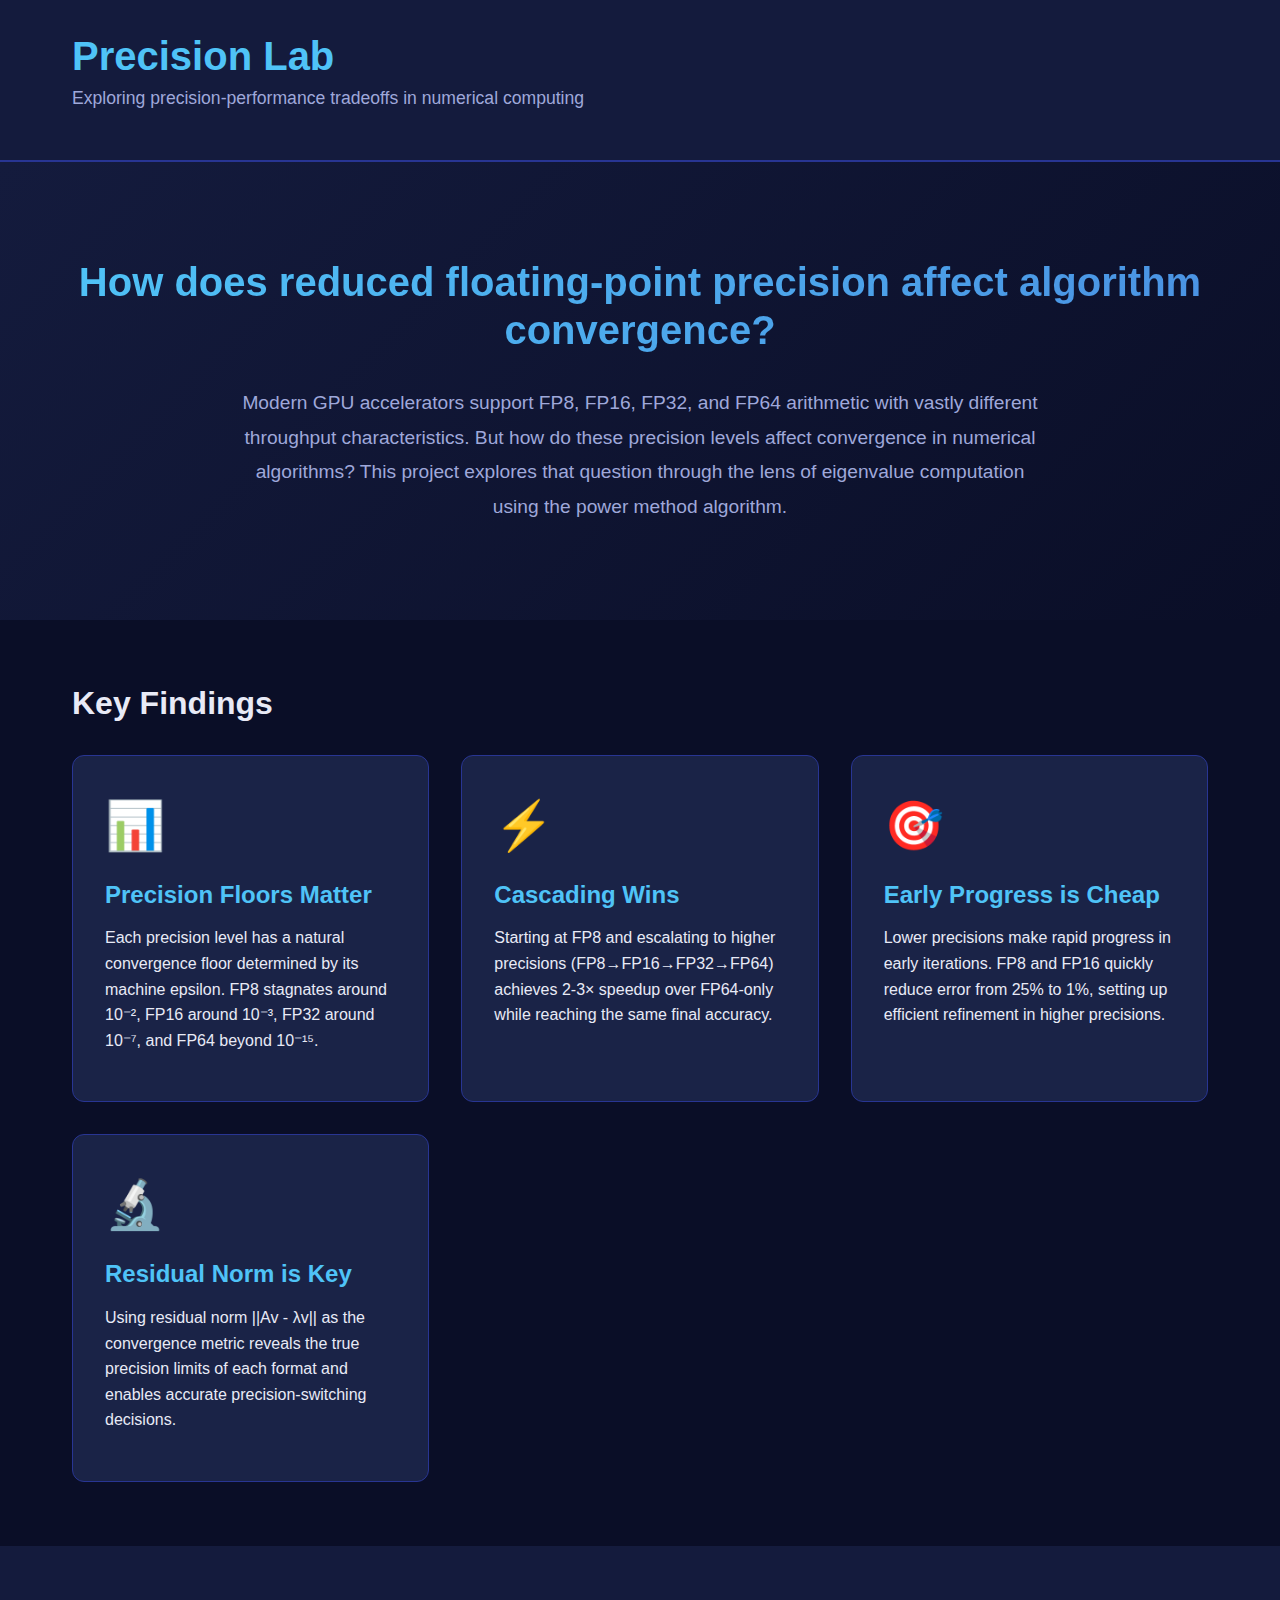
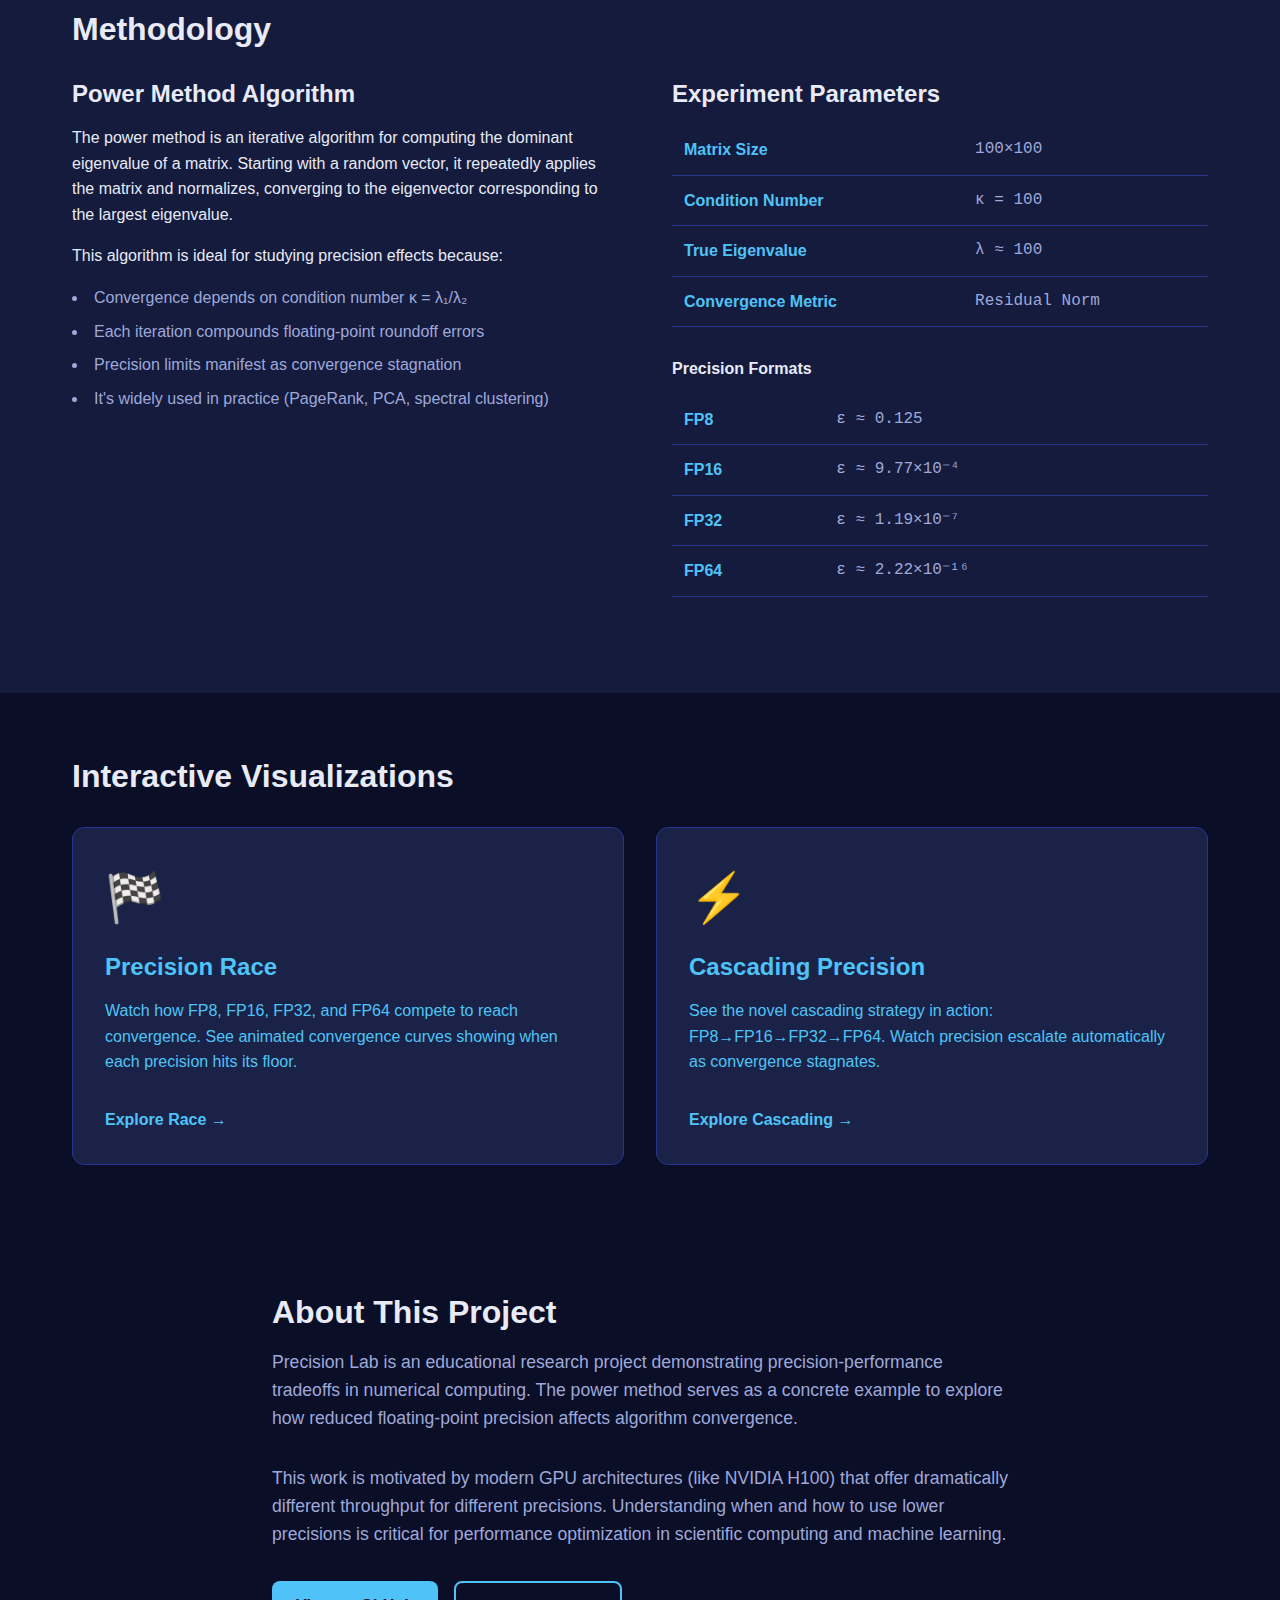
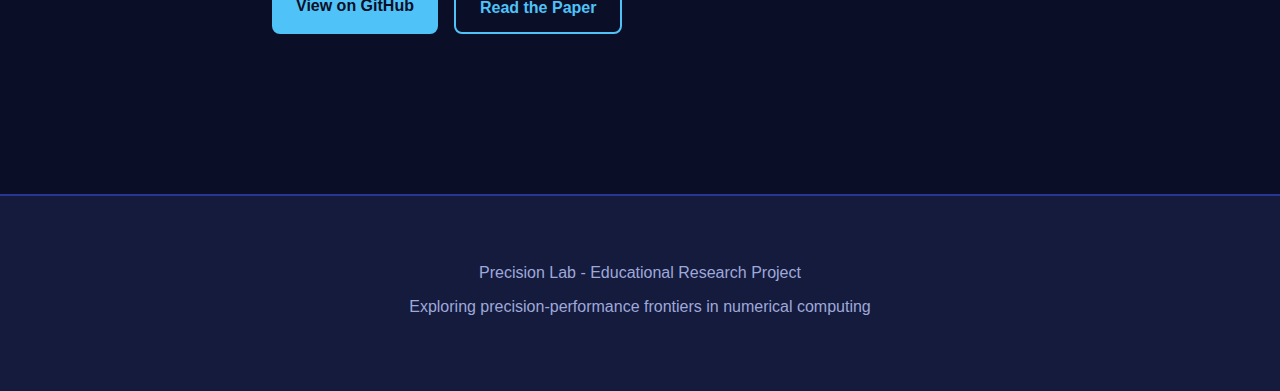
<file: docs/index.html>
<!DOCTYPE html>
<html lang="en">
<head>
    <meta charset="UTF-8">
    <meta name="viewport" content="width=device-width, initial-scale=1.0">
    <title>Precision Lab - Exploring Precision-Performance Tradeoffs</title>
    <link rel="stylesheet" href="styles.css">
</head>
<body>
    <header>
        <div class="container">
            <h1>Precision Lab</h1>
            <p class="tagline">Exploring precision-performance tradeoffs in numerical computing</p>
        </div>
    </header>

    <main>
        <section class="hero">
            <div class="container">
                <h2>How does reduced floating-point precision affect algorithm convergence?</h2>
                <p class="hero-description">
                    Modern GPU accelerators support FP8, FP16, FP32, and FP64 arithmetic with vastly different
                    throughput characteristics. But how do these precision levels affect convergence in numerical
                    algorithms? This project explores that question through the lens of eigenvalue computation
                    using the power method algorithm.
                </p>
            </div>
        </section>

        <section class="key-findings">
            <div class="container">
                <h2>Key Findings</h2>
                <div class="findings-grid">
                    <div class="finding-card">
                        <div class="finding-icon">📊</div>
                        <h3>Precision Floors Matter</h3>
                        <p>
                            Each precision level has a natural convergence floor determined by its machine epsilon.
                            FP8 stagnates around 10⁻², FP16 around 10⁻³, FP32 around 10⁻⁷, and FP64 beyond 10⁻¹⁵.
                        </p>
                    </div>
                    <div class="finding-card">
                        <div class="finding-icon">⚡</div>
                        <h3>Cascading Wins</h3>
                        <p>
                            Starting at FP8 and escalating to higher precisions (FP8→FP16→FP32→FP64) achieves
                            2-3× speedup over FP64-only while reaching the same final accuracy.
                        </p>
                    </div>
                    <div class="finding-card">
                        <div class="finding-icon">🎯</div>
                        <h3>Early Progress is Cheap</h3>
                        <p>
                            Lower precisions make rapid progress in early iterations. FP8 and FP16 quickly reduce
                            error from 25% to 1%, setting up efficient refinement in higher precisions.
                        </p>
                    </div>
                    <div class="finding-card">
                        <div class="finding-icon">🔬</div>
                        <h3>Residual Norm is Key</h3>
                        <p>
                            Using residual norm ||Av - λv|| as the convergence metric reveals the true precision
                            limits of each format and enables accurate precision-switching decisions.
                        </p>
                    </div>
                </div>
            </div>
        </section>

        <section class="methodology">
            <div class="container">
                <h2>Methodology</h2>
                <div class="method-content">
                    <div class="method-text">
                        <h3>Power Method Algorithm</h3>
                        <p>
                            The power method is an iterative algorithm for computing the dominant eigenvalue of a matrix.
                            Starting with a random vector, it repeatedly applies the matrix and normalizes, converging
                            to the eigenvector corresponding to the largest eigenvalue.
                        </p>
                        <p>
                            This algorithm is ideal for studying precision effects because:
                        </p>
                        <ul>
                            <li>Convergence depends on condition number κ = λ₁/λ₂</li>
                            <li>Each iteration compounds floating-point roundoff errors</li>
                            <li>Precision limits manifest as convergence stagnation</li>
                            <li>It's widely used in practice (PageRank, PCA, spectral clustering)</li>
                        </ul>
                    </div>
                    <div class="method-specs">
                        <h3>Experiment Parameters</h3>
                        <table class="specs-table">
                            <tr>
                                <th>Matrix Size</th>
                                <td>100×100</td>
                            </tr>
                            <tr>
                                <th>Condition Number</th>
                                <td>κ = 100</td>
                            </tr>
                            <tr>
                                <th>True Eigenvalue</th>
                                <td>λ ≈ 100</td>
                            </tr>
                            <tr>
                                <th>Convergence Metric</th>
                                <td>Residual Norm</td>
                            </tr>
                        </table>
                        <h4>Precision Formats</h4>
                        <table class="specs-table">
                            <tr>
                                <th>FP8</th>
                                <td>ε ≈ 0.125</td>
                            </tr>
                            <tr>
                                <th>FP16</th>
                                <td>ε ≈ 9.77×10⁻⁴</td>
                            </tr>
                            <tr>
                                <th>FP32</th>
                                <td>ε ≈ 1.19×10⁻⁷</td>
                            </tr>
                            <tr>
                                <th>FP64</th>
                                <td>ε ≈ 2.22×10⁻¹⁶</td>
                            </tr>
                        </table>
                    </div>
                </div>
            </div>
        </section>

        <section class="visualizations">
            <div class="container">
                <h2>Interactive Visualizations</h2>
                <div class="viz-grid">
                    <a href="race.html" class="viz-card">
                        <div class="viz-icon">🏁</div>
                        <h3>Precision Race</h3>
                        <p>
                            Watch how FP8, FP16, FP32, and FP64 compete to reach convergence.
                            See animated convergence curves showing when each precision hits its floor.
                        </p>
                        <span class="viz-link">Explore Race →</span>
                    </a>
                    <a href="cascading.html" class="viz-card">
                        <div class="viz-icon">⚡</div>
                        <h3>Cascading Precision</h3>
                        <p>
                            See the novel cascading strategy in action: FP8→FP16→FP32→FP64.
                            Watch precision escalate automatically as convergence stagnates.
                        </p>
                        <span class="viz-link">Explore Cascading →</span>
                    </a>
                </div>
            </div>
        </section>

        <section class="about">
            <div class="container">
                <h2>About This Project</h2>
                <p>
                    Precision Lab is an educational research project demonstrating precision-performance tradeoffs
                    in numerical computing. The power method serves as a concrete example to explore how reduced
                    floating-point precision affects algorithm convergence.
                </p>
                <p>
                    This work is motivated by modern GPU architectures (like NVIDIA H100) that offer dramatically
                    different throughput for different precisions. Understanding when and how to use lower precisions
                    is critical for performance optimization in scientific computing and machine learning.
                </p>
                <div class="links">
                    <a href="https://github.com" class="button">View on GitHub</a>
                    <a href="#" class="button secondary">Read the Paper</a>
                </div>
            </div>
        </section>
    </main>

    <footer>
        <div class="container">
            <p>Precision Lab - Educational Research Project</p>
            <p>Exploring precision-performance frontiers in numerical computing</p>
        </div>
    </footer>
</body>
</html>
</file>
<file: docs/styles.css>
/* ============================================
   Precision Lab - Shared Styles
   ============================================ */

:root {
    /* Precision Colors */
    --fp8-color: #ff6b35;
    --fp16-color: #4a90e2;
    --fp32-color: #50c878;
    --fp64-color: #9b59b6;

    /* UI Colors */
    --bg-primary: #0a0e27;
    --bg-secondary: #141b3d;
    --bg-card: #1a2347;
    --text-primary: #e8eaf6;
    --text-secondary: #9fa8da;
    --accent: #4fc3f7;
    --border: #283593;

    /* Typography */
    --font-main: -apple-system, BlinkMacSystemFont, 'Segoe UI', Roboto, Oxygen, Ubuntu, Cantarell, sans-serif;
    --font-mono: 'SF Mono', 'Monaco', 'Inconsolata', 'Fira Code', 'Droid Sans Mono', monospace;

    /* Spacing */
    --spacing-xs: 0.5rem;
    --spacing-sm: 1rem;
    --spacing-md: 2rem;
    --spacing-lg: 4rem;
    --spacing-xl: 6rem;

    /* Border Radius */
    --radius-sm: 4px;
    --radius-md: 8px;
    --radius-lg: 12px;
}

/* ============================================
   Reset & Base Styles
   ============================================ */

* {
    margin: 0;
    padding: 0;
    box-sizing: border-box;
}

body {
    font-family: var(--font-main);
    background: var(--bg-primary);
    color: var(--text-primary);
    line-height: 1.6;
    overflow-x: hidden;
}

h1, h2, h3, h4, h5, h6 {
    font-weight: 600;
    line-height: 1.2;
    margin-bottom: var(--spacing-sm);
}

h1 { font-size: 2.5rem; }
h2 { font-size: 2rem; }
h3 { font-size: 1.5rem; }

p {
    margin-bottom: var(--spacing-sm);
}

a {
    color: var(--accent);
    text-decoration: none;
    transition: color 0.2s;
}

a:hover {
    color: var(--text-primary);
}

/* ============================================
   Layout Components
   ============================================ */

.container {
    max-width: 1200px;
    margin: 0 auto;
    padding: 0 var(--spacing-md);
}

header {
    background: var(--bg-secondary);
    border-bottom: 2px solid var(--border);
    padding: var(--spacing-md) 0;
}

header h1 {
    margin-bottom: 0.25rem;
    color: var(--accent);
}

.tagline {
    color: var(--text-secondary);
    font-size: 1.1rem;
}

footer {
    background: var(--bg-secondary);
    border-top: 2px solid var(--border);
    padding: var(--spacing-lg) 0;
    margin-top: var(--spacing-xl);
    text-align: center;
    color: var(--text-secondary);
}

footer p {
    margin-bottom: 0.5rem;
}

/* ============================================
   Section Styles
   ============================================ */

section {
    padding: var(--spacing-lg) 0;
}

.hero {
    background: linear-gradient(135deg, var(--bg-secondary) 0%, var(--bg-primary) 100%);
    text-align: center;
    padding: var(--spacing-xl) 0;
}

.hero h2 {
    font-size: 2.5rem;
    margin-bottom: var(--spacing-md);
    background: linear-gradient(135deg, var(--accent) 0%, var(--fp16-color) 100%);
    -webkit-background-clip: text;
    -webkit-text-fill-color: transparent;
    background-clip: text;
}

.hero-description {
    font-size: 1.2rem;
    color: var(--text-secondary);
    max-width: 800px;
    margin: 0 auto;
    line-height: 1.8;
}

/* ============================================
   Cards & Grids
   ============================================ */

.findings-grid,
.viz-grid {
    display: grid;
    grid-template-columns: repeat(auto-fit, minmax(280px, 1fr));
    gap: var(--spacing-md);
    margin-top: var(--spacing-md);
}

.finding-card,
.viz-card {
    background: var(--bg-card);
    border: 1px solid var(--border);
    border-radius: var(--radius-lg);
    padding: var(--spacing-md);
    transition: transform 0.2s, border-color 0.2s;
}

.finding-card:hover,
.viz-card:hover {
    transform: translateY(-4px);
    border-color: var(--accent);
}

.finding-icon,
.viz-icon {
    font-size: 3rem;
    margin-bottom: var(--spacing-sm);
}

.finding-card h3,
.viz-card h3 {
    color: var(--accent);
    margin-bottom: var(--spacing-sm);
}

.viz-card {
    display: block;
    cursor: pointer;
}

.viz-link {
    display: inline-block;
    margin-top: var(--spacing-sm);
    color: var(--accent);
    font-weight: 600;
}

.viz-card:hover .viz-link {
    transform: translateX(4px);
}

/* ============================================
   Methodology Section
   ============================================ */

.methodology {
    background: var(--bg-secondary);
}

.method-content {
    display: grid;
    grid-template-columns: 1fr 1fr;
    gap: var(--spacing-lg);
    margin-top: var(--spacing-md);
}

.method-text ul {
    list-style-position: inside;
    color: var(--text-secondary);
    margin-top: var(--spacing-sm);
}

.method-text li {
    margin-bottom: 0.5rem;
}

.specs-table {
    width: 100%;
    border-collapse: collapse;
    margin-bottom: var(--spacing-md);
}

.specs-table th,
.specs-table td {
    padding: 0.75rem;
    border-bottom: 1px solid var(--border);
    text-align: left;
}

.specs-table th {
    color: var(--accent);
    font-weight: 600;
}

.specs-table td {
    color: var(--text-secondary);
    font-family: var(--font-mono);
}

/* ============================================
   About Section
   ============================================ */

.about {
    max-width: 800px;
    margin: 0 auto;
}

.about p {
    font-size: 1.1rem;
    color: var(--text-secondary);
    margin-bottom: var(--spacing-md);
}

.links {
    display: flex;
    gap: var(--spacing-sm);
    margin-top: var(--spacing-md);
}

.button {
    display: inline-block;
    padding: 0.75rem 1.5rem;
    background: var(--accent);
    color: var(--bg-primary);
    border-radius: var(--radius-md);
    font-weight: 600;
    transition: background 0.2s;
}

.button:hover {
    background: var(--text-primary);
    color: var(--bg-primary);
}

.button.secondary {
    background: transparent;
    border: 2px solid var(--accent);
    color: var(--accent);
}

.button.secondary:hover {
    background: var(--accent);
    color: var(--bg-primary);
}

/* ============================================
   Visualization Pages
   ============================================ */

.viz-header {
    text-align: center;
    padding: var(--spacing-md) 0;
    border-bottom: 1px solid var(--border);
}

.viz-header h1 {
    margin-bottom: var(--spacing-sm);
}

.viz-description {
    color: var(--text-secondary);
    max-width: 700px;
    margin: 0 auto var(--spacing-sm);
}

.back-link {
    display: inline-block;
    color: var(--accent);
    margin-bottom: var(--spacing-sm);
}

.back-link:hover {
    transform: translateX(-4px);
}

.viz-container {
    background: var(--bg-card);
    border: 1px solid var(--border);
    border-radius: var(--radius-lg);
    padding: var(--spacing-md);
    margin: var(--spacing-md) 0;
}

.viz-controls {
    display: flex;
    gap: var(--spacing-sm);
    margin-bottom: var(--spacing-md);
    align-items: center;
}

.control-button {
    padding: 0.5rem 1rem;
    background: var(--accent);
    color: var(--bg-primary);
    border: none;
    border-radius: var(--radius-md);
    font-weight: 600;
    cursor: pointer;
    transition: background 0.2s;
}

.control-button:hover {
    background: var(--text-primary);
}

.control-button:disabled {
    opacity: 0.5;
    cursor: not-allowed;
}

#chart-canvas {
    width: 100%;
    height: 500px;
    background: var(--bg-primary);
    border-radius: var(--radius-md);
}

.metrics {
    display: grid;
    grid-template-columns: repeat(auto-fit, minmax(200px, 1fr));
    gap: var(--spacing-sm);
    margin-top: var(--spacing-md);
}

.metric-card {
    background: var(--bg-primary);
    border: 1px solid var(--border);
    border-radius: var(--radius-md);
    padding: var(--spacing-sm);
}

.metric-label {
    color: var(--text-secondary);
    font-size: 0.9rem;
    margin-bottom: 0.25rem;
}

.metric-value {
    font-size: 1.5rem;
    font-weight: 600;
    font-family: var(--font-mono);
}

.metric-card.fp8 .metric-value { color: var(--fp8-color); }
.metric-card.fp16 .metric-value { color: var(--fp16-color); }
.metric-card.fp32 .metric-value { color: var(--fp32-color); }
.metric-card.fp64 .metric-value { color: var(--fp64-color); }

.legend {
    display: flex;
    gap: var(--spacing-md);
    justify-content: center;
    margin-top: var(--spacing-sm);
    flex-wrap: wrap;
}

.legend-item {
    display: flex;
    align-items: center;
    gap: 0.5rem;
}

.legend-color {
    width: 20px;
    height: 20px;
    border-radius: 4px;
}

.legend-color.fp8 { background: var(--fp8-color); }
.legend-color.fp16 { background: var(--fp16-color); }
.legend-color.fp32 { background: var(--fp32-color); }
.legend-color.fp64 { background: var(--fp64-color); }

.cascade-indicator {
    background: var(--bg-primary);
    border: 2px solid var(--accent);
    border-radius: var(--radius-md);
    padding: var(--spacing-sm);
    margin-top: var(--spacing-md);
    text-align: center;
}

.current-precision {
    font-size: 1.5rem;
    font-weight: 600;
    margin-bottom: 0.25rem;
}

.transition-info {
    color: var(--text-secondary);
    font-size: 0.9rem;
}

/* ============================================
   Responsive Design
   ============================================ */

@media (max-width: 768px) {
    h1 { font-size: 2rem; }
    h2 { font-size: 1.75rem; }
    h3 { font-size: 1.25rem; }

    .hero h2 {
        font-size: 1.75rem;
    }

    .hero-description {
        font-size: 1rem;
    }

    .method-content {
        grid-template-columns: 1fr;
    }

    .findings-grid,
    .viz-grid {
        grid-template-columns: 1fr;
    }

    .links {
        flex-direction: column;
    }

    .button {
        text-align: center;
    }

    #chart-canvas {
        height: 400px;
    }
}

/* ============================================
   Animations
   ============================================ */

@keyframes fadeIn {
    from {
        opacity: 0;
        transform: translateY(20px);
    }
    to {
        opacity: 1;
        transform: translateY(0);
    }
}

.fade-in {
    animation: fadeIn 0.6s ease-out;
}

@keyframes pulse {
    0%, 100% {
        opacity: 1;
    }
    50% {
        opacity: 0.5;
    }
}

.pulse {
    animation: pulse 2s ease-in-out infinite;
}
</file>
